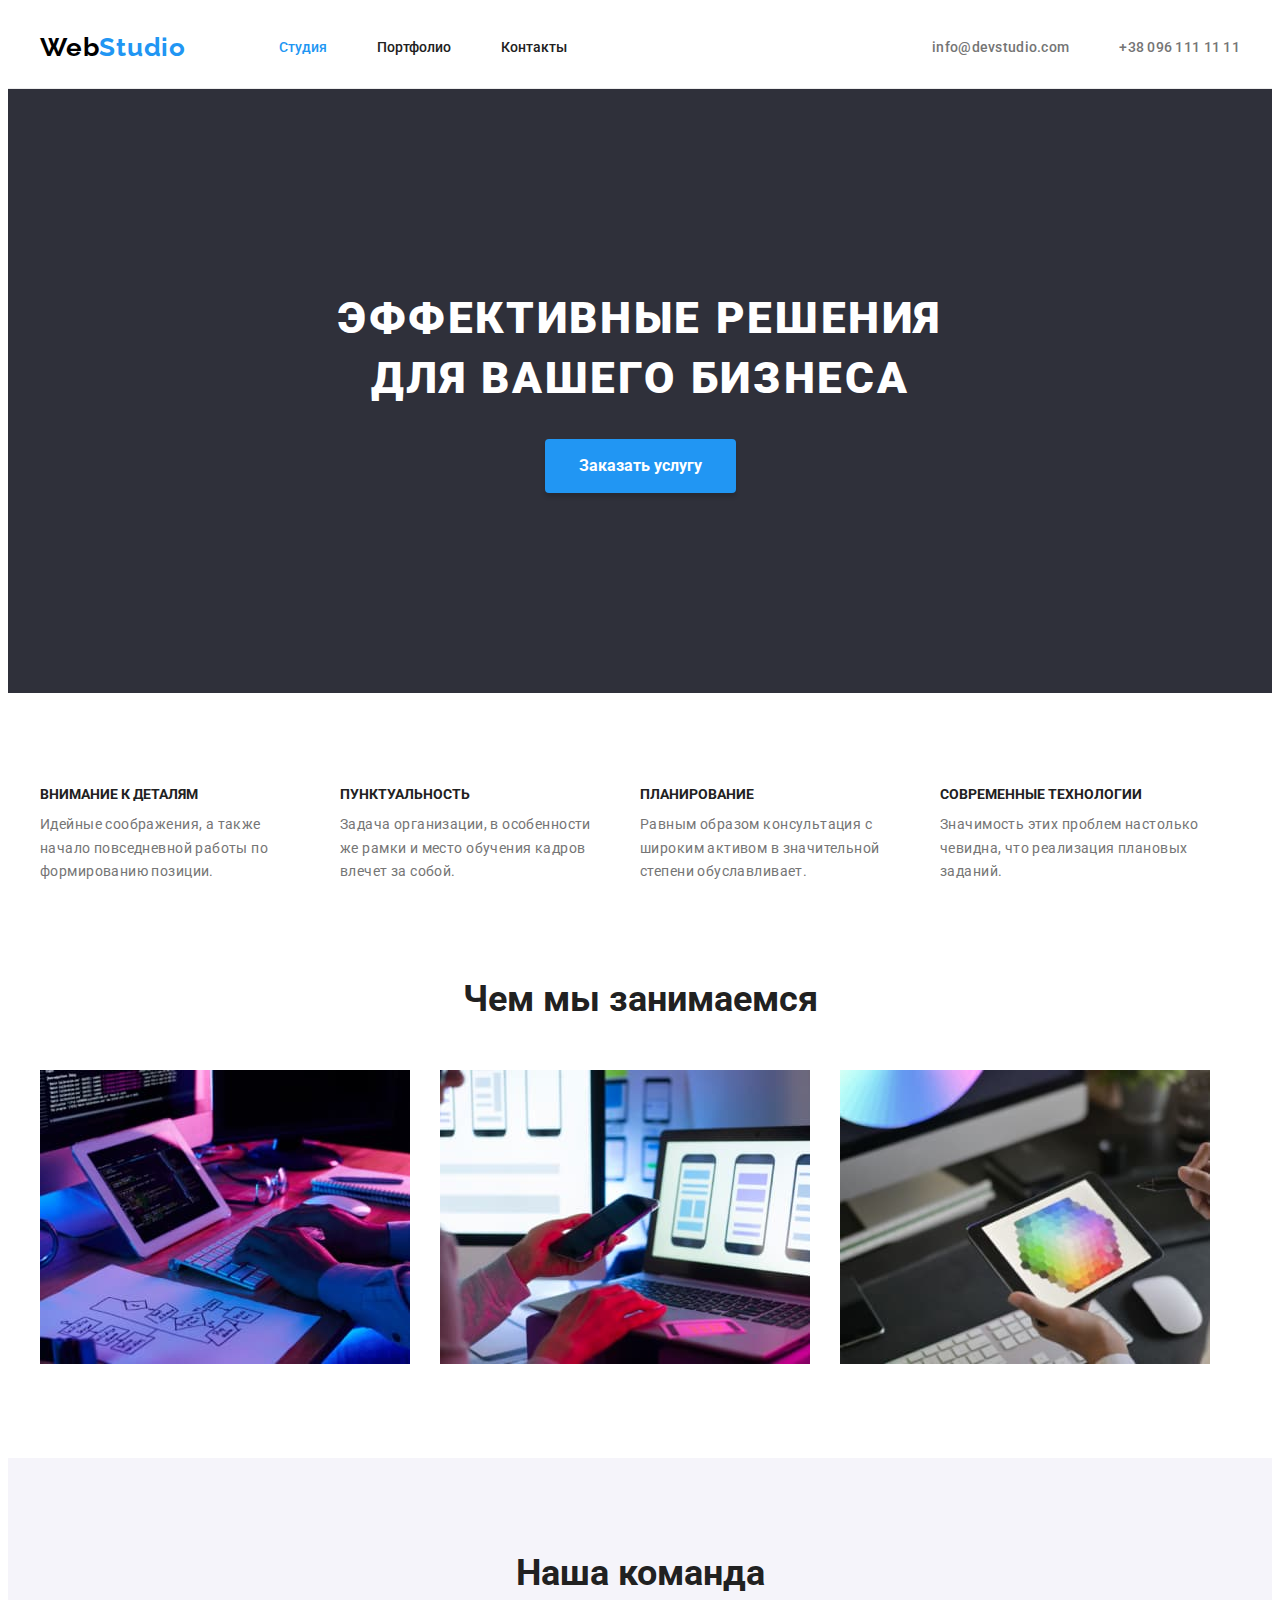
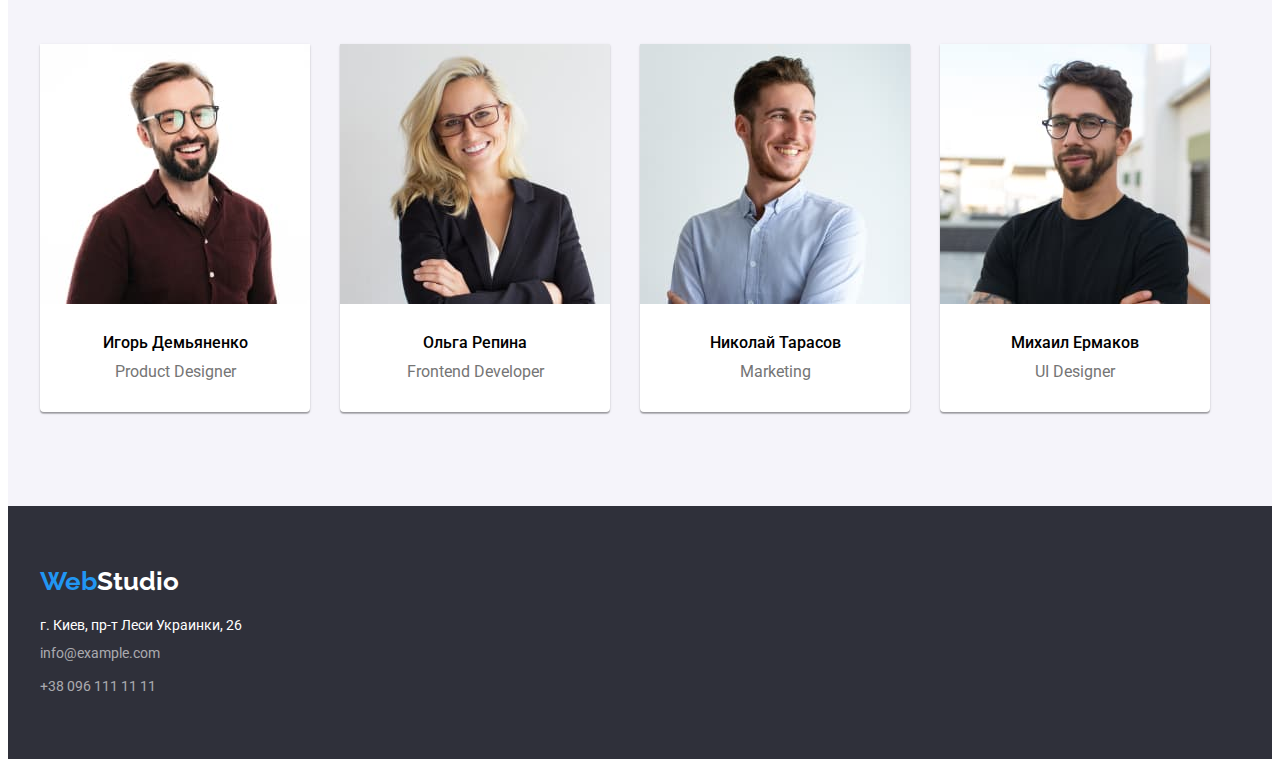
<file: index.html>
<!DOCTYPE html>
<html lang="ru">
  <head>
    <meta charset="UTF-8" />
    <meta http-equiv="X-UA-Compatible" content="IE=edge" />
    <meta name="viewport" content="width=device-width, initial-scale=1.0" />
    <title>Document</title>
    <link
      rel="stylesheet"
      href="https://cdnjs.cloudflare.com/ajax/libs/modern-normalize/1.1.0/modern-normalize.min.css"
      integrity="sha512-wpPYUAdjBVSE4KJnH1VR1HeZfpl1ub8YT/NKx4PuQ5NmX2tKuGu6U/JRp5y+Y8XG2tV+wKQpNHVUX03MfMFn9Q=="
      crossorigin="anonymous"
      referrerpolicy="no-referrer"
    />
    <link rel="preconnect" href="https://fonts.gstatic.com" />
    <link
      href="https://fonts.googleapis.com/css2?family=Raleway:wght@700&family=Roboto:wght@400;500;700;900&display=swap"
      rel="stylesheet"
    />
    <link rel="stylesheet" href="./css/styles.css" />
  </head>
  <body>
    <header class="header">
      <div class="container header-container">
        <nav class="header-nav">
          <a href="/" class="logo-header">
            Web<span class="logo-part">Studio</span>
          </a>
          <ul class="nav-list">
            <li class="menu-link">
              <a href="./index.html" class="link current">Студия</a>
            </li>

            <li class="menu-link">
              <a href="./portfolio.html" class="link"> Портфолио</a>
            </li>

            <li class="menu-link"><a href="" class="link">Контакты</a></li>
          </ul>
        </nav>
        <ul class="contacts">
          <li class="header-contacts">
            <a href="mailto:info@devstudio.com" lang="en" class="mail-tel">
              info@devstudio.com
            </a>
          </li>

          <li class="header-contacts">
            <a href="tel:+380961111111" class="mail-tel"> +38 096 111 11 11 </a>
          </li>
        </ul>
      </div>
    </header>
    <main>
      <section class="hero">
        <div class="container">
          <h1 class="hero-main-sec">Эффективные решения для вашего бизнеса</h1>
          <button type="button" class="modal-btn">Заказать услугу</button>
        </div>
      </section>
      <section class="advantages section">
        <div class="container">
          <h2 class="visually-hidden">Преимущества компании</h2>
          <!--h2 будет скрыт стилями-->
          <ul class="plus-list">
            <li class="plus-list-part">
              <h3 class="plus-list-head">Внимание к деталям</h3>
              <p class="plus-list-inform">
                Идейные соображения, а также начало повседневной работы по
                формированию позиции.
              </p>
            </li>
            <li class="plus-list-part">
              <h3 class="plus-list-head">Пунктуальность</h3>
              <p class="plus-list-inform">
                Задача организации, в особенности же рамки и место обучения
                кадров влечет за собой.
              </p>
            </li>
            <li class="plus-list-part">
              <h3 class="plus-list-head">Планирование</h3>
              <p class="plus-list-inform">
                Равным образом консультация с широким активом в значительной
                степени обуславливает.
              </p>
            </li>
            <li class="plus-list-part">
              <h3 class="plus-list-head">Современные технологии</h3>
              <p class="plus-list-inform">
                Значимость этих проблем настолько чевидна, что реализация
                плановых заданий.
              </p>
            </li>
          </ul>
        </div>
      </section>
      <section class="activity">
        <div class="container">
          <h2 class="activity-head">Чем мы занимаемся</h2>
          <ul class="act-example">
            <li class="act-example-pic">
              <img
                src="./images/img.jpg"
                width="370"
                height="294"
                alt="image"
              />
            </li>
            <li class="act-example-pic">
              <img
                src="./images/img2.jpg"
                width="370"
                height="294"
                alt="image"
              />
            </li>
            <li class="act-example-pic">
              <img
                src="./images/img3.jpg"
                width="370"
                height="294"
                alt="image"
              />
            </li>
          </ul>
        </div>
      </section>
      <section class="about section">
        <div class="container">
          <h2 class="about-head">Наша команда</h2>
          <ul class="about-list">
            <li class="about-list-info">
              <img
                src="./images/product-designer.jpg"
                width="270"
                height="260"
                alt="Сотрудник компании"
              />
              <div class="about-box">
                <h3 class="about-list-name">Игорь Демьяненко</h3>
                <p lang="en" class="about-list-position">Product Designer</p>
              </div>
            </li>
            <li class="about-list-info">
              <img
                src="./images/frontend-developer.jpg"
                width="270"
                height="260"
                alt="Сотрудник компании"
              />
              <div class="about-box">
                <h3 class="about-list-name">Ольга Репина</h3>
                <p lang="en" class="about-list-position">Frontend Developer</p>
              </div>
            </li>
            <li class="about-list-info">
              <img
                src="./images/marketing.jpg"
                width="270"
                height="260"
                alt="Сотрудник компании"
              />
              <div class="about-box">
                <h3 class="about-list-name">Николай Тарасов</h3>
                <p lang="en" class="about-list-position">Marketing</p>
              </div>
            </li>
            <li class="about-list-info">
              <img
                src="./images/ui-designer.jpg"
                width="270"
                height="260"
                alt="Сотрудник компании"
              />
              <div class="about-box">
                <h3 class="about-list-name">Михаил Ермаков</h3>
                <p lang="en" class="about-list-position">UI Designer</p>
              </div>
            </li>
          </ul>
        </div>
      </section>
    </main>
    <footer class="footer">
      <div class="container">
      <a href="/" class="footer-logo">
        Web<span class="footer-logo-accent">Studio</span>
      </a>
      <address class="footer-contacts">
        <ul class="footer-contact-list">
          <li class="footer-inform">
            <a
              href="https://goo.gl/maps/V8eKWjHugV43ovE69 "
              rel="noopener noreferrer"
              target="_blank"
              class="footer-location"
            >
              г. Киев, пр-т Леси Украинки, 26</a
            >
          </li>
          <li class="footer-inform">
            <a href="mailto:info@example.com" lang="en" class="footer-link">
              info@example.com
            </a>
          </li>
          <li class="footer-inform">
            <a href="tel:+380961111111" class="footer-link">
              +38 096 111 11 11
            </a>
          </li>
        </ul>
      </address>
    </div>
  </footer>
  </body>
</html>
</file>
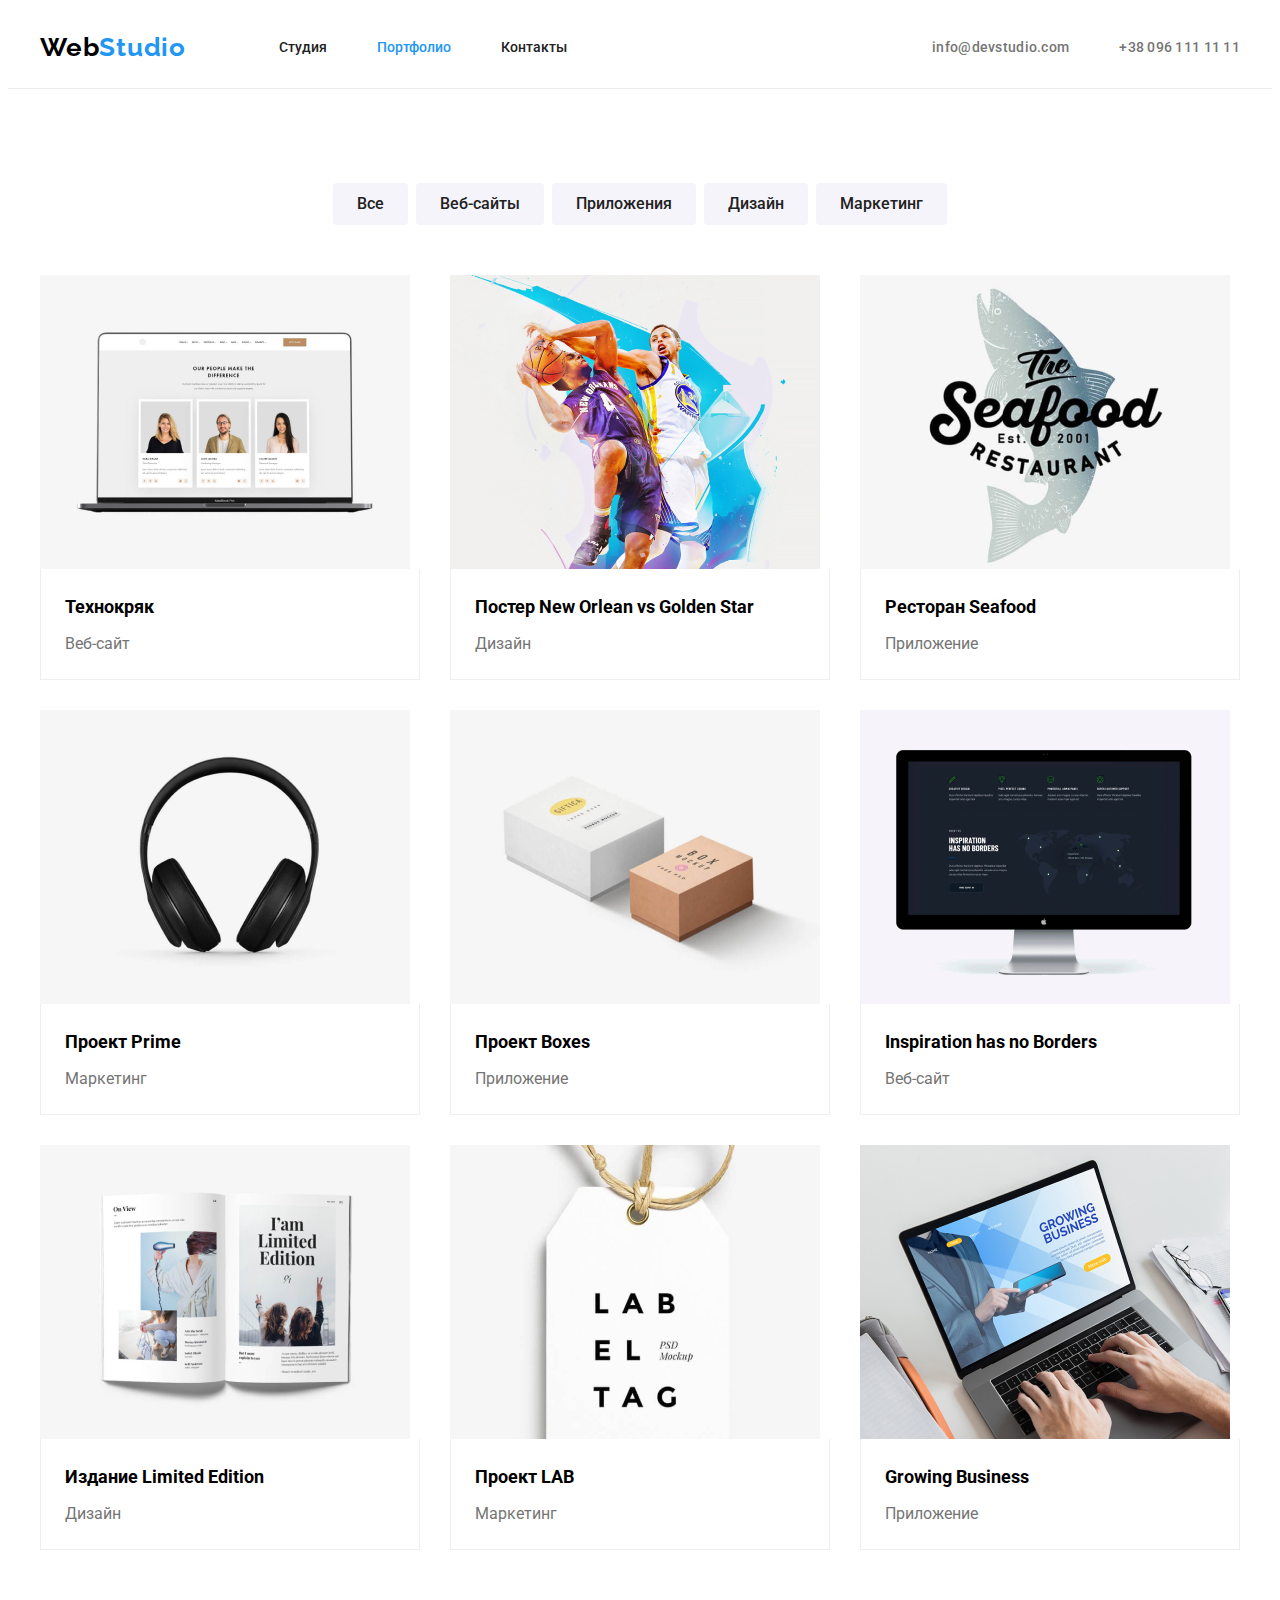
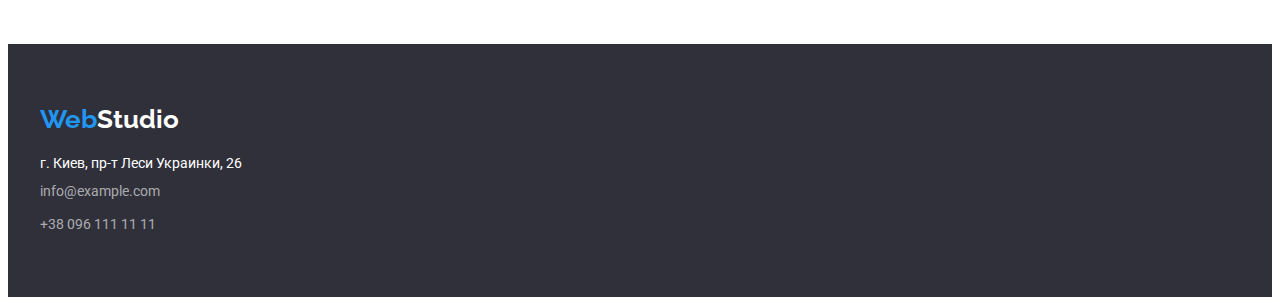
<file: portfolio.html>
<!DOCTYPE html>
<html lang="ru">
  <head>
    <meta charset="UTF-8" />
    <meta http-equiv="X-UA-Compatible" content="IE=edge" />
    <meta name="viewport" content="width=device-width, initial-scale=1.0" />
    <title>Document</title>
    <link rel="stylesheet" href="https://cdnjs.cloudflare.com/ajax/libs/modern-normalize/1.1.0/modern-normalize.min.css"
      integrity="sha512-wpPYUAdjBVSE4KJnH1VR1HeZfpl1ub8YT/NKx4PuQ5NmX2tKuGu6U/JRp5y+Y8XG2tV+wKQpNHVUX03MfMFn9Q=="
      crossorigin="anonymous" referrerpolicy="no-referrer" />
    <link rel="preconnect" href="https://fonts.gstatic.com" />
    <link
      href="https://fonts.googleapis.com/css2?family=Raleway:wght@700&family=Roboto:wght@400;500;700;900&display=swap"
      rel="stylesheet"
    />
    <link rel="stylesheet" href="./css/styles.css" />
  </head>
  <body>
    <header class="header">
      <div class="container header-container">
        <nav class="header-nav">
          <a href="/" class="logo-header">
            Web<span class="logo-part">Studio</span>
          </a>
          <ul class="nav-list">
            <li class="menu-link">
              <a href="./index.html" class="link">Студия</a>
            </li>
    
            <li class="menu-link">
              <a href="./portfolio.html" class="link current"> Портфолио</a>
            </li>
    
            <li class="menu-link"><a href="" class="link">Контакты</a></li>
          </ul>
        </nav>
        <ul class="contacts">
          <li class="header-contacts">
            <a href="mailto:info@devstudio.com" lang="en" class="mail-tel">
              info@devstudio.com
            </a>
          </li>
    
          <li class="header-contacts">
            <a href="tel:+380961111111" class="mail-tel"> +38 096 111 11 11 </a>
          </li>
        </ul>
      </div>
    </header>

    <main>
      <section class="sort">
        <div class="container">
        <h1 class="visually-hidden">Портфолио</h1>
        <ul class="sort-list">
          <li class="sort-item"><button class="sort-button" type="button">Все</button></li>
          <li class="sort-item"><button class="sort-button" type="button">Веб-сайты</button></li>
          <li class="sort-item"><button class="sort-button" type="button">Приложения</button></li>
          <li class="sort-item"><button class="sort-button" type="button">Дизайн</button></li>
          <li class="sort-item"><button class="sort-button" type="button">Маркетинг</button></li>
        </ul>
              <h2 class="visually-hidden">Примеры работ</h2>
        <ul class="example-list">
          <li class="example">
            <img src="./images/technocrack.jpg" width="370" height="294" alt="Пример проекта" />
            <div class="example-box"><h3 class="example-name">Технокряк</h3>
            <p class="example-type">Веб-сайт</p></div>
          </li>
          <li class="example">
            <img src="./images/poster.jpg" width="370" height="294" alt="Пример проекта" />
            <div class="example-box"><h3 class="example-name">Постер<span lang="en"> New Orlean vs Golden Star</span></h3>
            <p class="example-type">Дизайн</p></div>
          </li>
          <li class="example">
            <img src="./images/restaurant.jpg" width="370" height="294" alt="Пример проекта" />
            <div class="example-box"><h3 class="example-name">Ресторан <span lang="en">Seafood</span></h3>
            <p class="example-type">Приложение</p></div>
          </li>
          <li class="example">
            <img src="./images/pr-headphone.jpg" width="370" height="294" alt="Пример проекта" />
            <div class="example-box"><h3 class="example-name">Проект <span lang="en">Prime </span></h3>
            <p class="example-type">Маркетинг</p></div>
          </li>
          <li class="example">
            <img src="./images/pr-boxes.jpg" width="370" height="294" alt="Пример проекта" />
            <div class="example-box"><h3 class="example-name">Проект <span lang="en">Boxes </span></h3>
            <p class="example-type">Приложение</p></div>
          </li>
          <li class="example">
            <img src="./images/no-borders.jpg" width="370" height="294" alt="Пример проекта" />
            <div class="example-box"><h3 class="example-name">Inspiration has no Borders</h3>
            <p class="example-type">Веб-сайт</p></div>
          </li>
          <li class="example">
            <img src="./images/books-limited.jpg" width="370" height="294" alt="Пример проекта" />
            <div class="example-box"><h3 class="example-name">Издание <span lang="en">Limited Edition</span></h3>
            <p class="example-type">Дизайн</p></div>
          </li>
          <li class="example">
            <img src="./images/pr-lab.jpg" width="370" height="294" alt="Пример проекта" />
            <div class="example-box"><h3 class="example-name">Проект <span lang="en">LAB</span></h3>
            <p class="example-type">Маркетинг</p></div>
          </li>
          <li class="example">
            <img src="./images/grow-buss.jpg" width="370" height="294" alt="Пример проекта" />
            <div class="example-box"><h3 class="example-name">Growing Business</h3>
            <p class="example-type">Приложение</p> </div>
          </li>
        </ul></div>
      </section>
    </main>
    <footer class="footer">
      <div class="container">
        <a href="/" class="footer-logo">
          Web<span class="footer-logo-accent">Studio</span>
        </a>
        <address class="footer-contacts">
          <ul class="footer-contact-list">
            <li class="footer-inform">
              <a href="https://goo.gl/maps/V8eKWjHugV43ovE69 " rel="noopener noreferrer" target="_blank"
                class="footer-location">
                г. Киев, пр-т Леси Украинки, 26</a>
            </li>
            <li class="footer-inform">
              <a href="mailto:info@example.com" lang="en" class="footer-link">
                info@example.com
              </a>
            </li>
            <li class="footer-inform">
              <a href="tel:+380961111111" class="footer-link">
                +38 096 111 11 11
              </a>
            </li>
          </ul>
        </address>
      </div>
    </footer>
  </body>
</html>
</file>
<file: css/styles.css>
:root {
  --primary-font: "Roboto", sans-serif;
  --secondary-font: "Raleway", sans-serif;
  --primary-font-color: #757575;
  --secondary-font-color: #212121;
  --logo-accent-color: #2196f3;
  --logo-second-color: #000000;
  --logo-footer-color: #ffffff;
  --link-hover-focus: #2196f3;
  --box-shadow: 0px 1px 3px rgba(0, 0, 0, 0.12), 0px 1px 1px rgba(0, 0, 0, 0.14),
    0px 2px 1px rgba(0, 0, 0, 0.2);
  --btn-shadow: 0px 4px 4px rgba(0, 0, 0, 0.15);
}
h1,
h2,
h3,
h4,
h5,
p {
  margin-top: 0;
  margin-bottom: 0;
}
ul,
ol {
  margin-top: 0;
  margin-bottom: 0;
  padding-left: 0;
}
img {
  display: block;
}
body {
  font-family: var(--primary-font);
  font-weight: 400;
  font-size: 14px;
}
.container {
  width: 1200px;
  margin: 0 auto;
  padding-left: 15px;
  padding-right: 15px;
}
.section {
  padding-top: 94px;
  padding-bottom: 94px;
}
/*------------HEAD------------*/
.header {
  padding-top: 24px;
  padding-bottom: 25px;
  border-bottom: 1px solid;
  border-bottom-color: #ececec;
}

.header-container {
  display: flex;
  align-items: center;
}
.header-nav {
  display: flex;
  align-items: center;
}

.logo-header {
  font-family: var(--secondary-font);
  font-weight: 700;
  font-size: 26px;
  line-height: 1.2;
  letter-spacing: 0.03em;
  color: var(--logo-second-color);
  text-decoration: none;
  margin-right: 93px;
  margin-left: 0;
}

.logo-part {
  color: var(--logo-accent-color);
}

.nav-list {
  list-style: none;
  display: flex;
  align-items: center;
}
.menu-link:not(:last-child) {
  margin-right: 50px;
}
.link {
  text-decoration: none;
  color: var(--secondary-font-color);
  font-weight: 500;
  line-height: 1.14;
}
.link.current {
  color: #2196f3;
}
.menu-link .link:focus,
.menu-link .link:hover {
  color: var(--link-hover-focus);
}
.contacts {
  list-style: none;
  display: flex;
  align-items: center;
  margin-left: auto;
}
.header-contacts:not(:first-child) {
  margin-left: 50px;
}
.mail-tel {
  text-decoration: none;
  color: #757575;
  font-weight: 500;
  line-height: 1.14;
  letter-spacing: 0.02em;
}

.mail-tel:focus,
.mail-tel:hover {
  color: var(--link-hover-focus);
}

/*----------HEAD----------*/

/*=============HERO==============*/

.hero {
  background-color: #2f303a;
  text-align: center;
  padding-top: 200px;
  padding-bottom: 200px;
}
.hero-main-sec {
  font-size: 44px;
  font-weight: 900;
  color: #ffffff;
  line-height: 1.36;
  letter-spacing: 0.06em;
  text-transform: uppercase;
  width: 696px;
  margin-right: auto;
  margin-left: auto;
}
.modal-btn {
  background-color: #2196f3;
  color: #ffffff;
  font-family: var(--primary-font);
  font-size: 16px;
  font-weight: 700;
  line-height: 1.88;
  cursor: pointer;
  margin-top: 30px;
  box-shadow: var(--btn-shadow);
  border-radius: 4px;
  border-color: transparent;
  padding: 10px 32px;
}
.advantages {
}
.visually-hidden {
  position: absolute;
  width: 1px;
  height: 1px;
  margin: -1px;
  border: 0;
  padding: 0;

  white-space: nowrap;
  clip-path: inset(100%);
  clip: rect(0 0 0 0);
  overflow: hidden;
}
.plus-list {
  list-style: none;
  display: flex;
}
.plus-list-part:not(:last-child) {
  margin-right: 30px;
}
.plus-list-part {
  width: 270px;
}
.plus-list-head {
  font-weight: 700;
  line-height: 1.14;
  color: #212121;
  font-size: 14px;
  text-transform: uppercase;
}

.plus-list-inform {
  line-height: 1.7;
  color: var(--primary-font-color);
  letter-spacing: 0.03em;
  margin-top: 10px;
}
.activity {
  padding-bottom: 94px;
}
.activity-head {
  font-weight: 700;
  color: var(--secondary-font-color);
  font-size: 36px;
  line-height: 1.17;
  text-align: center;
}
.act-example {
  display: flex;
  list-style: none;
  margin-top: 50px;
}
.act-example-pic:not(:last-child) {
  margin-right: 30px;
}
.about {
  background-color: #f5f4fa;
}
.about-head {
  font-weight: 700;
  color: var(--secondary-font-color);
  font-size: 36px;
  line-height: 1.17;
  text-align: center;
}
.about-list {
  list-style: none;
  display: flex;
  margin-top: 50px;
}
.about-list-info:not(:last-child) {
  margin-right: 30px;
}
.about-list-info {
  background: #ffffff;
  box-shadow: var(--box-shadow);
  border-radius: 0px 0px 4px 4px;
}
.about-list-name {
  font-weight: 500;
  font-size: 16px;
  line-height: 1.17;
}
.about-box {
  text-align: center;
  padding-top: 30px;
  padding-bottom: 30px;
}
.about-list-position {
  color: var(--primary-font-color);
  font-size: 16px;
  line-height: 1.17;
  margin-top: 10px;
}
/*=============HERO=============*/

/*=============FOOTER=============*/
.footer {
  background-color: #2f303a;
  padding-top: 60px;
  padding-bottom: 60px;
}
.footer-name {
  display: none;
}
.footer-logo {
  font-family: var(--secondary-font);
  color: var(--logo-accent-color);
  font-size: 26px;
  font-weight: 700;
  line-height: 1.19;
  text-decoration: none;
}
.footer-logo-accent {
  color: var(--logo-footer-color);
}
.footer-contacts {
  font-style: normal;
  margin-top: 20px;
}
.footer-contact-list {
  list-style: none;
}
.footer-location {
  color: #ffffff;
  text-decoration: none;
}
.footer-inform:not(:last-child) {
  margin-bottom: 9px;
}
.footer-link {
  text-decoration: none;
  color: rgba(255, 255, 255, 0.6);
  line-height: 1.71;
}
.footer-link:hover,
.footer-link:focus {
  color: var(--link-hover-focus);
}
.footer-location:hover,
.footer-location:focus {
  color: var(--link-hover-focus);
}
.sort {
  padding-top: 94px;
  padding-bottom: 94px;
}
.sort-list {
  list-style: none;
  display: flex;
  justify-content: center;
  margin-bottom: 50px;
}

.sort-item:not(:last-child) {
  margin-right: 8px;
}

.sort-button {
  font-family: inherit;
  font-size: 16px;
  background-color: #f5f4fa;
  color: #212121;
  font-weight: 500;
  line-height: 1.63;
  cursor: pointer;
  padding: 6px 22px;
  border-radius: 4px;
  border-color: transparent;
}
.example {
  margin: 15px;
  flex-basis: calc(100% / 3 - 30px);
}
.example-list {
  margin: -15px;
  display: flex;
  flex-wrap: wrap;
  list-style: none;
}
.example-box {
  padding: 20px 24px;
  border: 1px solid #eeeeee;
  border-top: none;
}
.example-name {
  font-size: 18px;
  line-height: 2;
}
.example-type {
  font-size: 16px;
  margin-top: 4px;
  line-height: 1.87;
  color: var(--primary-font-color);
}
</file>
